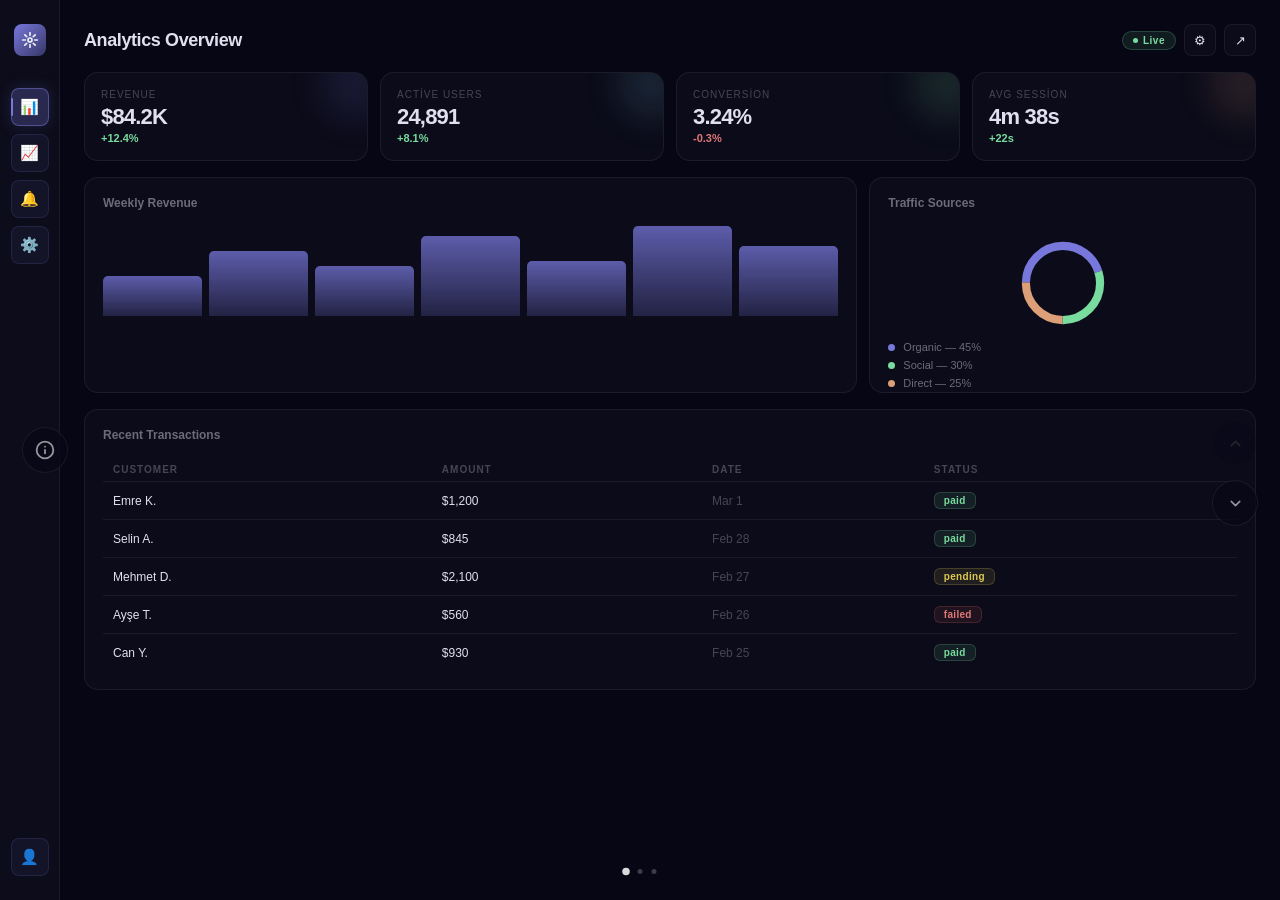
<file: index.html>
<!DOCTYPE html>
<html lang="tr">
<head>
  <meta charset="UTF-8">
  <meta name="viewport" content="width=device-width, initial-scale=1.0, maximum-scale=1.0, user-scalable=no">
  <title>Portfolio Tracker</title>

  <!-- Styles -->
  <link rel="stylesheet" href="css/tokens.css">
  <link rel="stylesheet" href="css/base.css">
  <link rel="stylesheet" href="css/viewport.css">
  <link rel="stylesheet" href="css/hud.css">
  <link rel="stylesheet" href="css/panel.css">
</head>
<body>

<!-- ── Backdrop (mobile) ── -->
<div id="backdrop"></div>

<!-- ── Viewport / Slides ── -->
<div id="viewport">

  <div class="slide active" data-index="0">
    <iframe src="projects/project-1/index.html" title="Cosmic Dashboard" loading="lazy"></iframe>
  </div>

  <div class="slide" data-index="1">
    <iframe src="projects/project-2/index.html" title="Aurora Landing" loading="lazy"></iframe>
  </div>

  <div class="slide" data-index="2">
    <iframe src="projects/project-3/index.html" title="Neon Portfolio" loading="lazy"></iframe>
  </div>

</div>

<!-- ── Info Panel ── -->
<div id="info-panel" role="dialog" aria-label="Proje Bilgisi">
  <div class="panel-accent" id="panel-accent"></div>
  <div class="panel-body">
    <div class="panel-eyebrow">Project</div>
    <div class="panel-name"  id="panel-name">—</div>
    <div class="panel-sep"></div>
    <div class="panel-prompt-label">Prompt</div>
    <div class="panel-prompt" id="panel-prompt">—</div>
    <div class="panel-footer">
      <span class="panel-path"    id="panel-path"></span>
      <span class="panel-counter" id="panel-counter">1 / 3</span>
    </div>
  </div>
</div>

<!-- ── HUD ── -->
<button class="g-btn" id="btn-info" aria-label="Proje bilgisi">
  <div class="icon-wrap">
    <svg class="ic-info" viewBox="0 0 24 24" fill="none" stroke="currentColor"
         stroke-width="2.2" stroke-linecap="round" stroke-linejoin="round">
      <circle cx="12" cy="12" r="10"/>
      <line x1="12" y1="16" x2="12" y2="12"/>
      <line x1="12" y1="8"  x2="12.01" y2="8"/>
    </svg>
    <svg class="ic-close" viewBox="0 0 24 24" fill="none" stroke="currentColor"
         stroke-width="2.2" stroke-linecap="round" stroke-linejoin="round">
      <line x1="18" y1="6"  x2="6"  y2="18"/>
      <line x1="6"  y1="6"  x2="18" y2="18"/>
    </svg>
  </div>
</button>

<button class="g-btn disabled" id="btn-prev" aria-label="Önceki">
  <svg width="17" height="17" viewBox="0 0 24 24" fill="none" stroke="currentColor"
       stroke-width="2.2" stroke-linecap="round" stroke-linejoin="round">
    <polyline points="18 15 12 9 6 15"/>
  </svg>
</button>

<button class="g-btn" id="btn-next" aria-label="Sonraki">
  <svg width="17" height="17" viewBox="0 0 24 24" fill="none" stroke="currentColor"
       stroke-width="2.2" stroke-linecap="round" stroke-linejoin="round">
    <polyline points="6 9 12 15 18 9"/>
  </svg>
</button>

<div id="dots"></div>

<!-- ── Scripts (sıra önemli) ── -->
<script src="js/components/ProjectRegistry.js"></script>
<script src="js/components/SlideManager.js"></script>
<script src="js/components/InfoPanel.js"></script>
<script src="js/components/Navigator.js"></script>
<script src="js/components/TouchSwipe.js"></script>
<script src="js/app.js"></script>

</body>
</html>
</file>
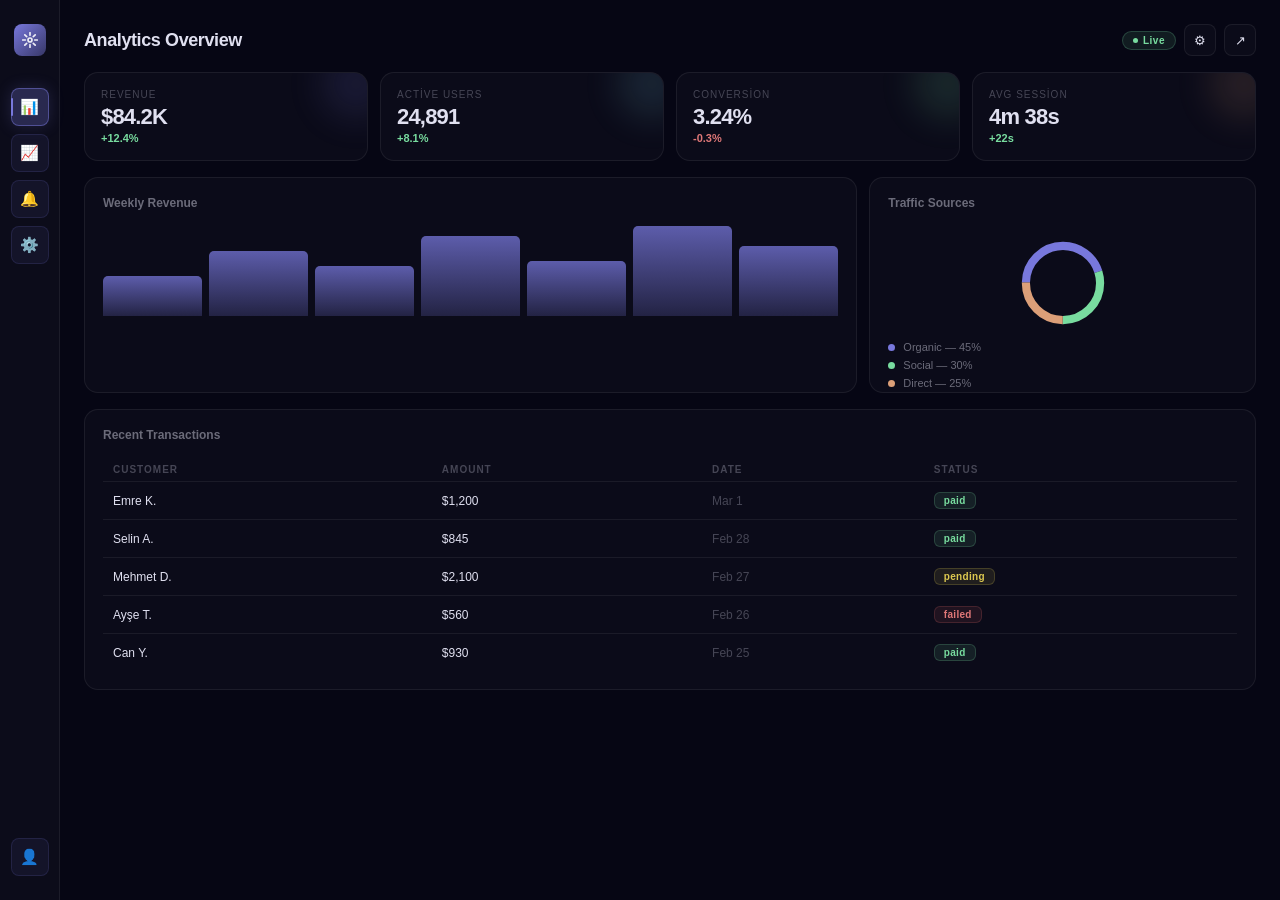
<file: projects/project-1/index.html>
<!DOCTYPE html>
<html lang="tr">
<head>
  <meta charset="UTF-8">
  <meta name="viewport" content="width=device-width, initial-scale=1.0">
  <title>Cosmic Dashboard</title>

  <!-- Styles -->
  <link rel="stylesheet" href="css/tokens.css">
  <link rel="stylesheet" href="css/base.css">
  <link rel="stylesheet" href="css/layout.css">
  <link rel="stylesheet" href="css/components.css">
</head>
<body>

<div class="app">

  <!-- ── Sidebar ── -->
  <aside class="sidebar">
    <div class="sidebar__logo">
      <svg width="16" height="16" viewBox="0 0 24 24" fill="none" stroke="rgba(255,255,255,0.9)" stroke-width="2.5" stroke-linecap="round">
        <circle cx="12" cy="12" r="3"/>
        <path d="M12 1v4M12 19v4M4.22 4.22l2.83 2.83M16.95 16.95l2.83 2.83M1 12h4M19 12h4M4.22 19.78l2.83-2.83M16.95 7.05l2.83-2.83"/>
      </svg>
    </div>
    <nav class="sidebar__nav" id="sidebar-nav"></nav>
    <div class="sidebar__footer">
      <button class="nav-icon" title="Profile" aria-label="Profile">👤</button>
    </div>
  </aside>

  <!-- ── Main ── -->
  <main class="main">

    <!-- Top Bar -->
    <div class="topbar">
      <h1 class="topbar__title">Analytics Overview</h1>
      <div class="topbar__actions">
        <span class="badge-live">Live</span>
        <button class="icon-btn" title="Filter">⚙</button>
        <button class="icon-btn" title="Export">↗</button>
      </div>
    </div>

    <!-- KPI Cards -->
    <div class="grid-kpi" id="kpi-grid"></div>

    <!-- Charts Row -->
    <div class="grid-charts">

      <!-- Bar Chart -->
      <div class="chart-card">
        <div class="chart-card__title">Weekly Revenue</div>
        <div id="bar-chart"></div>
      </div>

      <!-- Donut Chart -->
      <div class="chart-card">
        <div class="chart-card__title">Traffic Sources</div>
        <div class="donut-wrap">
          <svg id="donut-svg" viewBox="0 0 36 36">
            <!-- Background ring -->
            <circle cx="18" cy="18" r="15.9" fill="none"
              stroke="rgba(255,255,255,0.05)" stroke-width="3.5"/>
            <!-- Segments injected by Chart.js -->
          </svg>
          <div class="donut-legend" id="donut-legend"></div>
        </div>
      </div>

    </div>

    <!-- Transactions Table -->
    <div class="data-table-card">
      <div class="chart-card__title">Recent Transactions</div>
      <table class="data-table">
        <thead>
          <tr>
            <th>Customer</th>
            <th>Amount</th>
            <th>Date</th>
            <th>Status</th>
          </tr>
        </thead>
        <tbody id="table-body"></tbody>
      </table>
    </div>

  </main>
</div>

<!-- Scripts -->
<script src="js/data.js"></script>
<script src="js/Chart.js"></script>
<script src="js/app.js"></script>

</body>
</html>
</file>
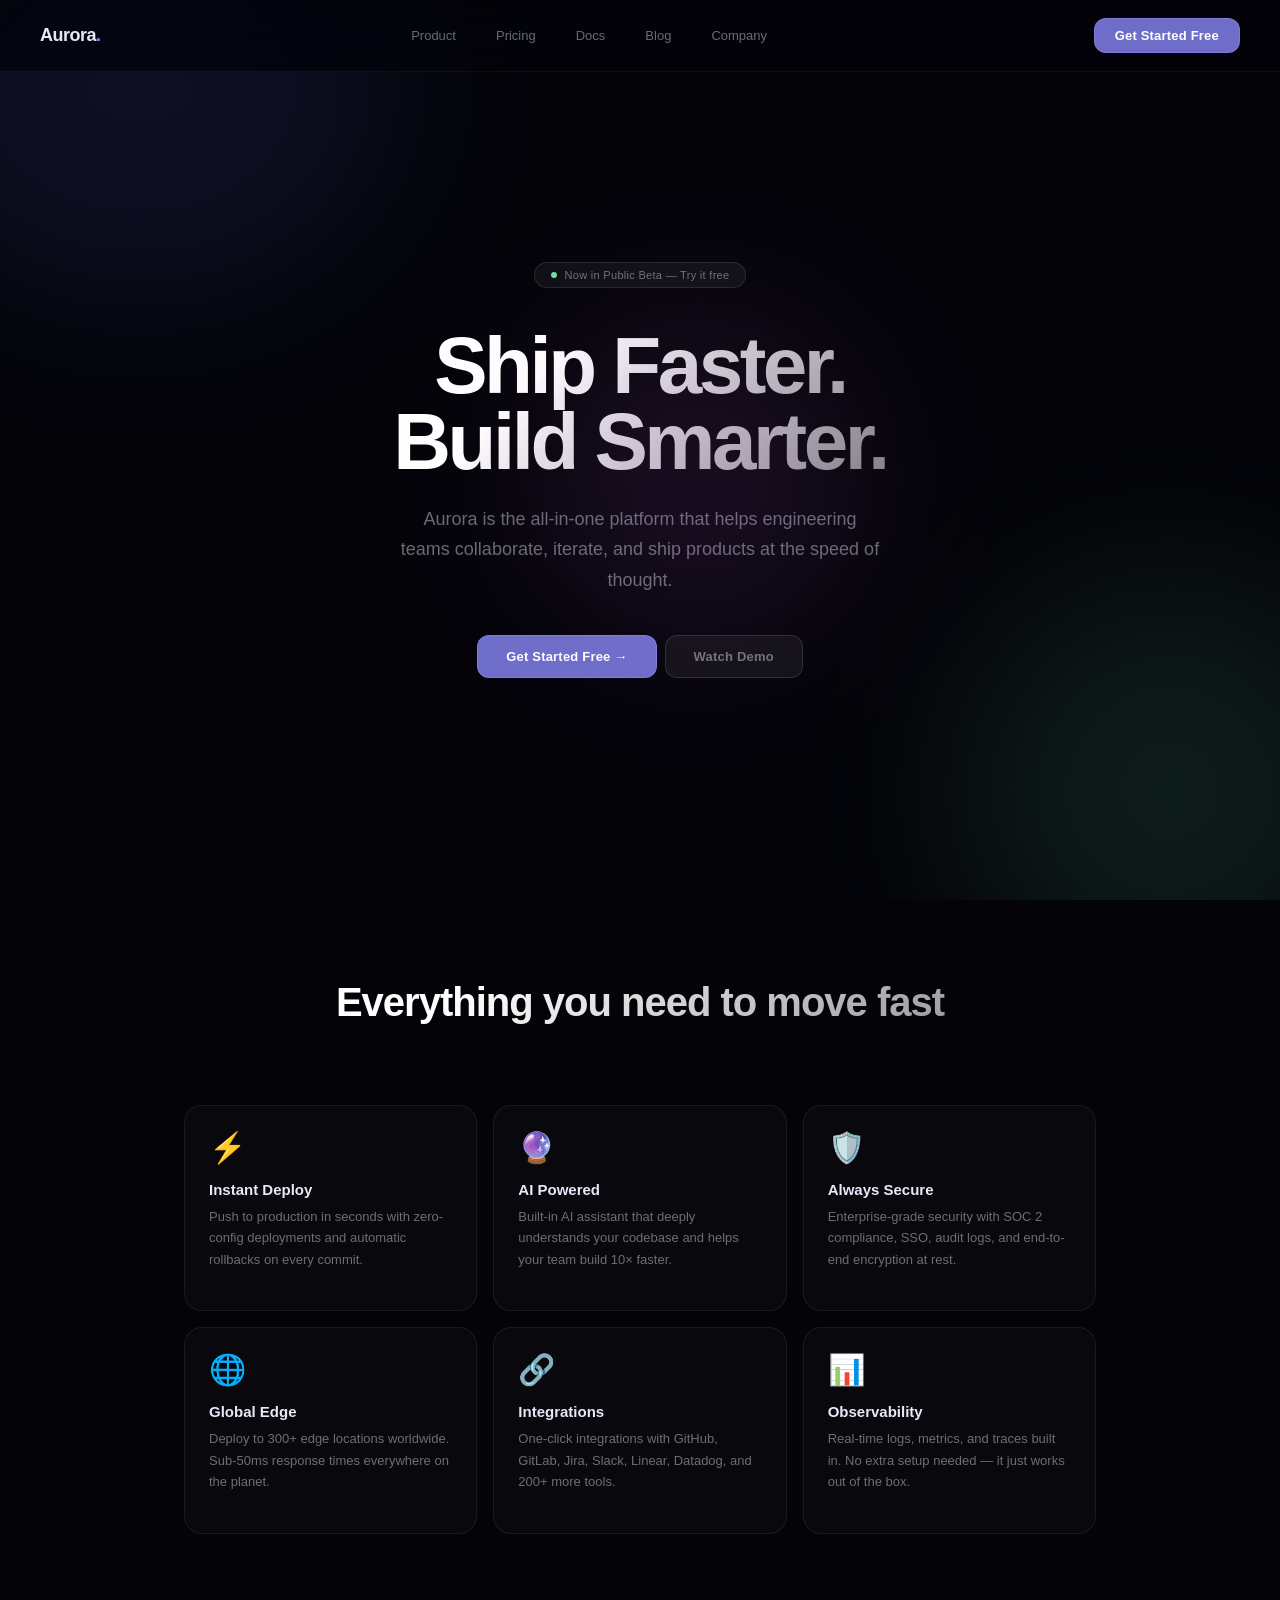
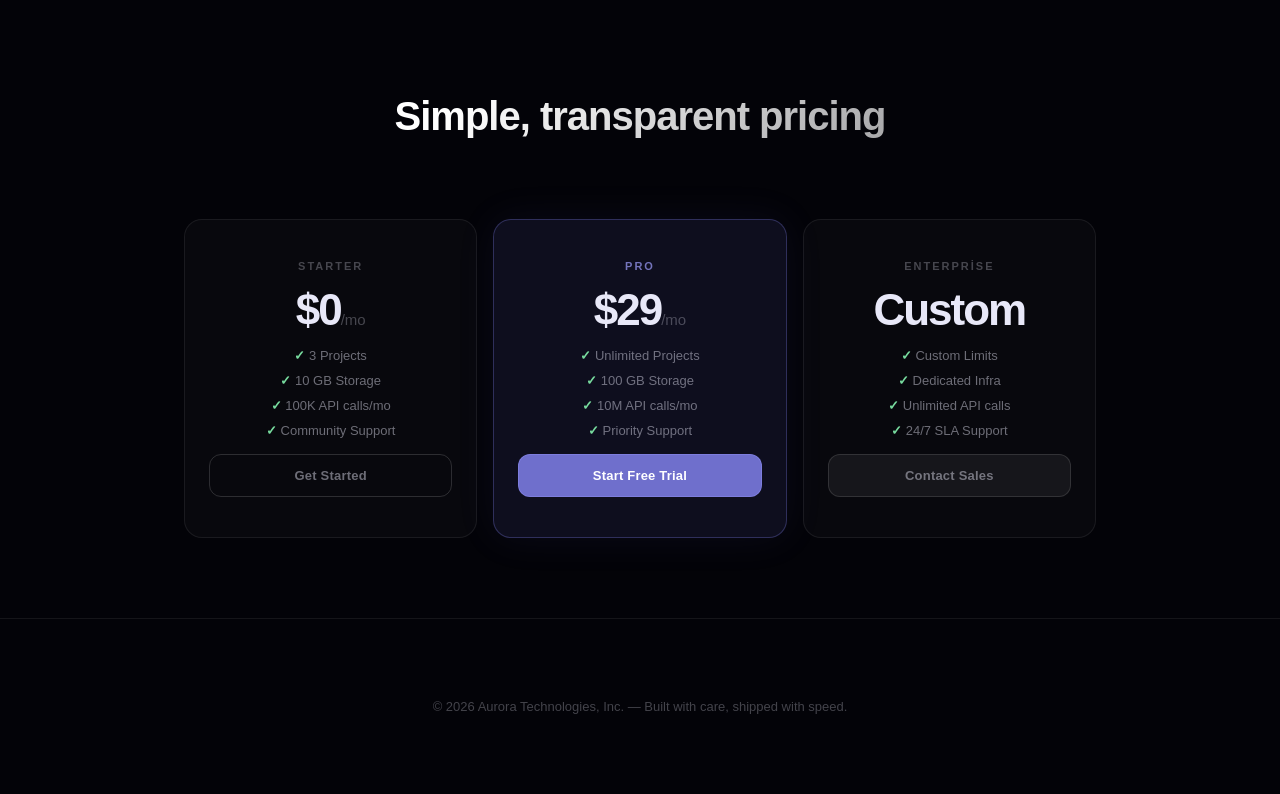
<file: projects/project-2/index.html>
<!DOCTYPE html>
<html lang="tr">
<head>
  <meta charset="UTF-8">
  <meta name="viewport" content="width=device-width, initial-scale=1.0">
  <title>Aurora — Ship Faster. Build Smarter.</title>

  <!-- Styles -->
  <link rel="stylesheet" href="css/tokens.css">
  <link rel="stylesheet" href="css/base.css">
  <link rel="stylesheet" href="css/layout.css">
  <link rel="stylesheet" href="css/components.css">
</head>
<body>

<div class="page">

  <!-- ── Navbar ── -->
  <nav class="navbar">
    <div class="navbar__logo">Aurora<span>.</span></div>
    <div class="navbar__links" id="nav-links">
      <!-- injected by app.js -->
    </div>
    <div class="navbar__cta">
      <button class="btn btn--primary" style="padding:9px 20px;font-size:13px">
        Get Started Free
      </button>
    </div>
  </nav>

  <!-- ── Hero ── -->
  <section class="hero">
    <!-- Ambient blobs -->
    <div class="blob blob--1"></div>
    <div class="blob blob--2"></div>
    <div class="blob blob--3"></div>

    <!-- Content -->
    <div class="badge">
      <span class="badge__dot"></span>
      Now in Public Beta — Try it free
    </div>

    <h1 class="hero__headline text-gradient">
      Ship Faster.<br>Build Smarter.
    </h1>

    <p class="hero__sub">
      Aurora is the all-in-one platform that helps engineering teams collaborate,
      iterate, and ship products at the speed of thought.
    </p>

    <div class="btn-row">
      <button class="btn btn--primary">Get Started Free →</button>
      <button class="btn btn--secondary">Watch Demo</button>
    </div>
  </section>

  <!-- ── Features ── -->
  <section class="section" id="features">
    <div class="container">
      <h2 class="section__title text-gradient">
        Everything you need to move fast
      </h2>
      <div class="feature-grid" id="feature-grid">
        <!-- injected by app.js -->
      </div>
    </div>
  </section>

  <!-- ── Pricing ── -->
  <section class="section" id="pricing">
    <div class="container">
      <h2 class="section__title text-gradient">
        Simple, transparent pricing
      </h2>
      <div class="pricing-grid" id="pricing-grid">
        <!-- injected by app.js -->
      </div>
    </div>
  </section>

  <!-- ── Footer ── -->
  <footer class="footer">
    <p>© 2026 Aurora Technologies, Inc. — Built with care, shipped with speed.</p>
  </footer>

</div>

<!-- Scripts -->
<script src="js/data.js"></script>
<script src="js/app.js"></script>

</body>
</html>
</file>
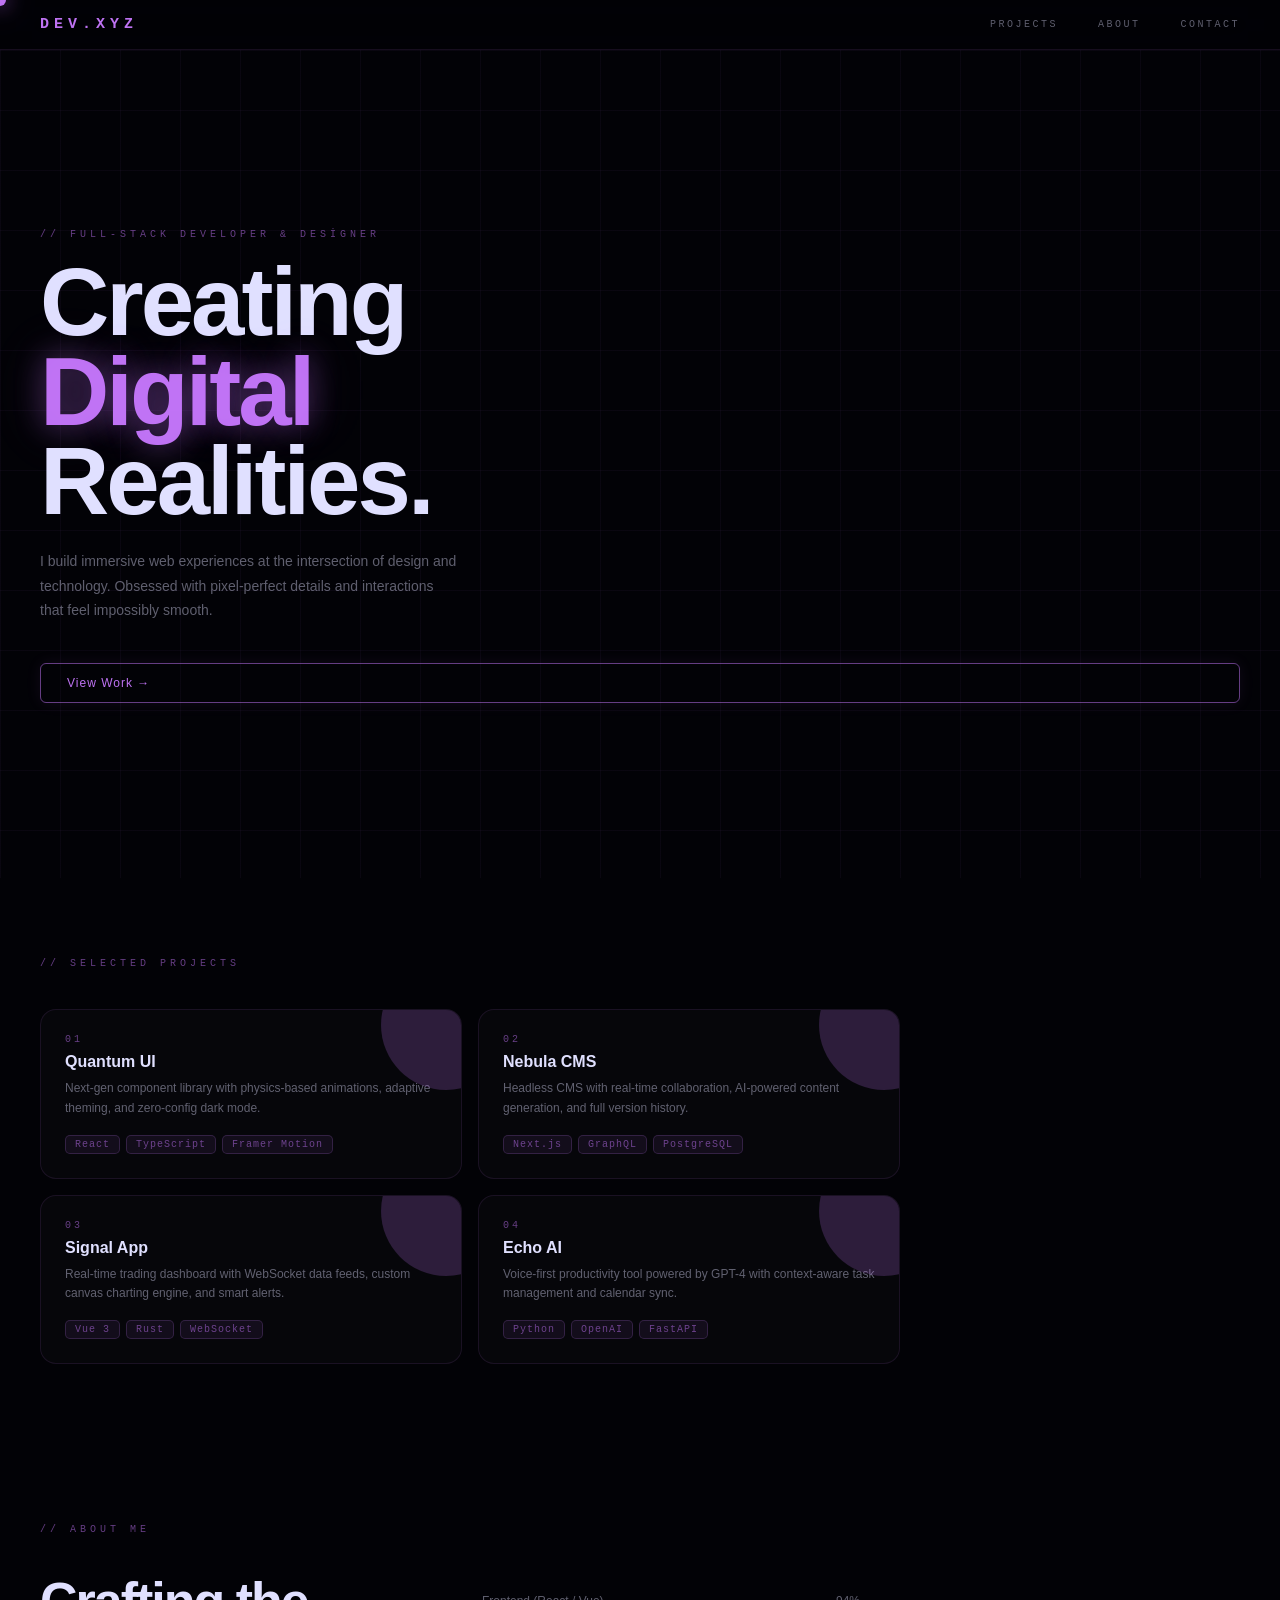
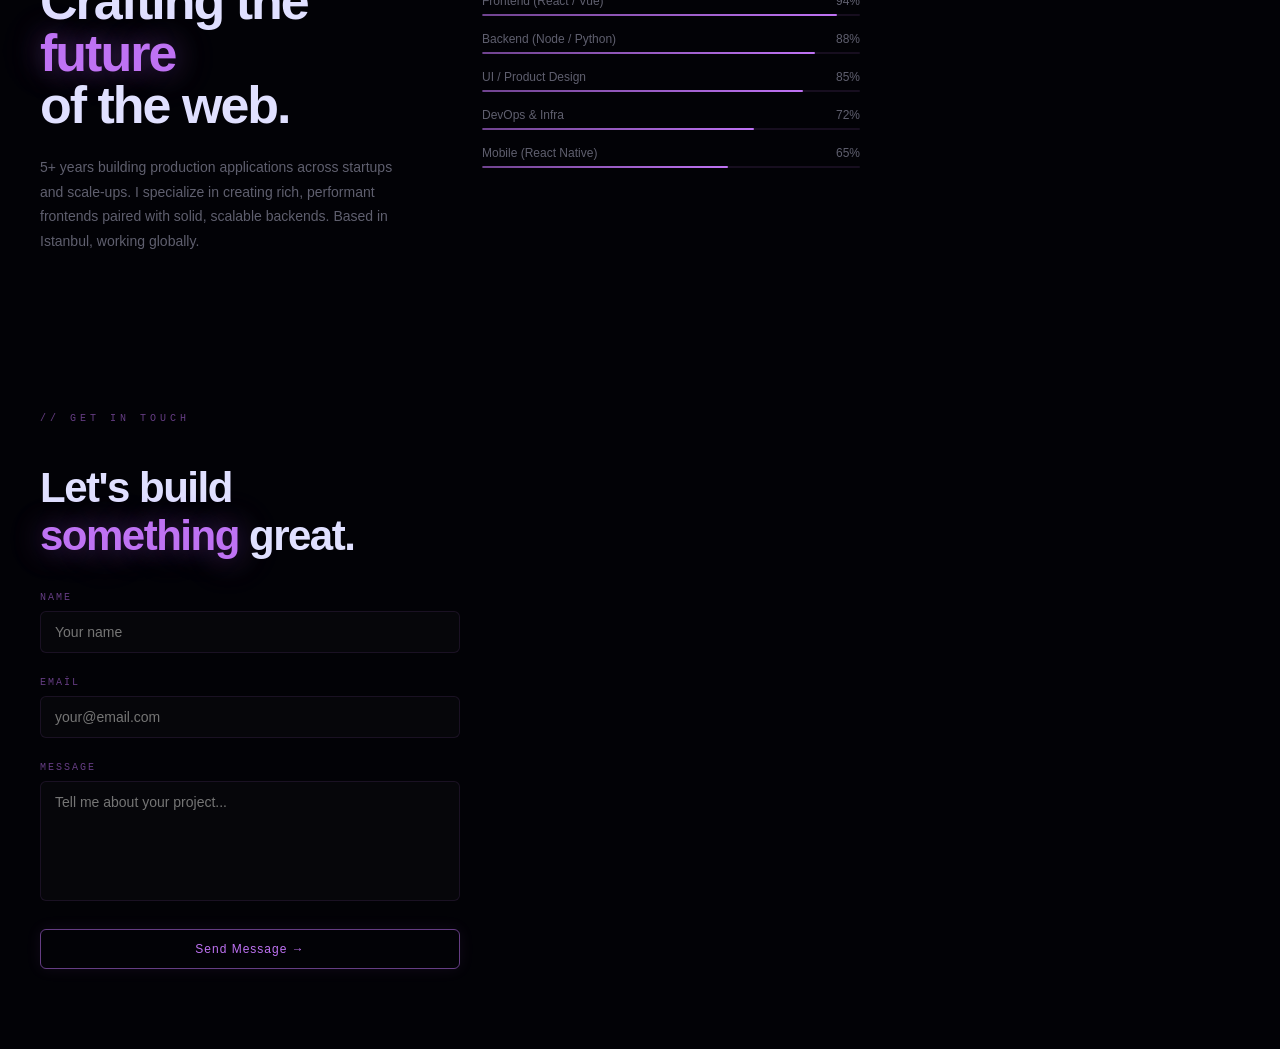
<file: projects/project-3/index.html>
<!DOCTYPE html>
<html lang="tr">
<head>
  <meta charset="UTF-8">
  <meta name="viewport" content="width=device-width, initial-scale=1.0">
  <title>DEV.XYZ — Full-Stack Developer & Designer</title>

  <!-- Styles -->
  <link rel="stylesheet" href="css/tokens.css">
  <link rel="stylesheet" href="css/base.css">
  <link rel="stylesheet" href="css/layout.css">
  <link rel="stylesheet" href="css/components.css">
</head>
<body>

<!-- Custom Cursor -->
<div class="cursor" id="cursor"></div>
<div class="cursor-ring" id="cursor-ring"></div>

<div class="page">

  <!-- ── Navbar ── -->
  <nav class="navbar">
    <div class="navbar__logo">DEV.XYZ</div>
    <div class="navbar__links" id="nav-links">
      <!-- injected by app.js -->
    </div>
  </nav>

  <!-- ── Hero ── -->
  <section class="hero" id="hero">
    <div class="hero__eyebrow">
      <span class="eyebrow">// Full-Stack Developer & Designer</span>
    </div>

    <h1 class="hero__headline">
      Creating<br>
      <span class="neon-text">Digital</span><br>
      Realities.
    </h1>

    <p class="hero__desc">
      I build immersive web experiences at the intersection of design
      and technology. Obsessed with pixel-perfect details and interactions
      that feel impossibly smooth.
    </p>

    <button class="btn-neon">View Work →</button>
  </section>

  <!-- ── Projects ── -->
  <section class="section" id="projects">
    <div class="section__label">// Selected Projects</div>
    <div class="project-grid" id="project-grid">
      <!-- injected by app.js -->
    </div>
  </section>

  <!-- ── About ── -->
  <section class="about" id="about">
    <div>
      <div class="section__label">// About Me</div>
      <h2 style="font-size:clamp(28px,5vw,52px);font-weight:900;letter-spacing:-2px;font-family:var(--font-display);line-height:1;margin-bottom:24px">
        Crafting the<br><span class="neon-text">future</span><br>of the web.
      </h2>
      <p style="font-size:14px;color:var(--color-text-muted);line-height:1.75;max-width:380px;font-family:var(--font-body)">
        5+ years building production applications across startups and scale-ups.
        I specialize in creating rich, performant frontends paired with solid,
        scalable backends. Based in Istanbul, working globally.
      </p>
    </div>
    <div id="skills-list">
      <!-- injected by app.js -->
    </div>
  </section>

  <!-- ── Contact ── -->
  <section class="contact" id="contact">
    <div class="section__label">// Get In Touch</div>
    <h2 style="font-size:clamp(26px,4vw,42px);font-weight:900;letter-spacing:-1.5px;font-family:var(--font-display);margin-bottom:32px">
      Let's build<br><span class="neon-text">something</span> great.
    </h2>

    <div class="form-group">
      <label class="form-label">Name</label>
      <input class="form-input" type="text" placeholder="Your name">
    </div>
    <div class="form-group">
      <label class="form-label">Email</label>
      <input class="form-input" type="email" placeholder="your@email.com">
    </div>
    <div class="form-group">
      <label class="form-label">Message</label>
      <textarea class="form-textarea" placeholder="Tell me about your project..."></textarea>
    </div>
    <button class="btn-neon" style="width:100%;justify-content:center">
      Send Message →
    </button>
  </section>

  <!-- ── Footer ── */
  <footer class="footer">
    <span>© 2026 DEV.XYZ</span>
    <span style="color:var(--neon-mid)">Built with obsession.</span>
  </footer>

</div>

<!-- Scripts -->
<script src="js/data.js"></script>
<script src="js/Cursor.js"></script>
<script src="js/app.js"></script>

</body>
</html>
</file>
<file: css/tokens.css>
/* ============================================
   PORTFOLIO TRACKER — Design Tokens
   css/tokens.css
   ============================================ */

:root {
  --bg:            #07070e;
  --border:        rgba(255, 255, 255, 0.07);
  --border-hi:     rgba(255, 255, 255, 0.15);
  --text:          rgba(255, 255, 255, 0.88);
  --muted:         rgba(255, 255, 255, 0.38);
  --dim:           rgba(255, 255, 255, 0.18);

  --glass-bg:      rgba(8, 8, 20, 0.60);
  --glass-hover:   rgba(20, 20, 40, 0.85);
  --panel-bg:      rgba(6, 6, 16, 0.93);
  --backdrop-bg:   rgba(0, 0, 0, 0.65);

  --panel-w:       320px;

  --ease:          cubic-bezier(0.16, 1, 0.3, 1);
  --dur-fast:      0.18s;
  --dur-base:      0.28s;
  --dur-panel:     0.65s;

  --font-ui: -apple-system, BlinkMacSystemFont, 'Inter', 'Segoe UI', sans-serif;

  --z-slide:    100;
  --z-backdrop: 479;
  --z-panel:    480;
  --z-hud:      500;
  --z-btn-info: 502;
}
</file>
<file: css/base.css>
/* ============================================
   PORTFOLIO TRACKER — Base & Reset
   css/base.css
   ============================================ */

*, *::before, *::after {
  box-sizing: border-box;
  margin: 0;
  padding: 0;
}

html, body {
  width: 100%;
  height: 100%;
  overflow: hidden;
  background: var(--bg);
  color: var(--text);
  font-family: var(--font-ui);
  -webkit-font-smoothing: antialiased;
  user-select: none;
}

button {
  background: none;
  border: none;
  cursor: pointer;
  padding: 0;
  color: inherit;
  font-family: inherit;
}

button:focus-visible {
  outline: 2px solid rgba(255, 255, 255, 0.4);
  outline-offset: 2px;
  border-radius: 50%;
}
</file>
<file: css/viewport.css>
/* ============================================
   PORTFOLIO TRACKER — Viewport & Slides
   css/viewport.css
   ============================================ */

/* ── Viewport ── */
#viewport {
  position: fixed;
  inset: 0;
  overflow: hidden;
  z-index: var(--z-slide);
}

/* ── Slide ── */
.slide {
  position: absolute;
  inset: 0;
  opacity: 0;
  pointer-events: none;
  transform: translateX(100vw);
  transition:
    transform var(--dur-panel) var(--ease),
    opacity   var(--dur-panel) var(--ease);
  will-change: transform, opacity;
  overflow: hidden;
}

.slide.active {
  opacity: 1;
  pointer-events: auto;
  transform: translateX(0);
}

/* ── iframe fill ── */
.slide iframe {
  width: 100%;
  height: 100%;
  border: none;
  display: block;
}
</file>
<file: css/hud.css>
/* ============================================
   PORTFOLIO TRACKER — HUD (Buttons & Dots)
   css/hud.css
   ============================================ */

/* ── Glass Button Base ── */
.g-btn {
  position: fixed;
  width: 46px;
  height: 46px;
  border-radius: 50%;
  background: var(--glass-bg);
  backdrop-filter: blur(24px) saturate(180%);
  -webkit-backdrop-filter: blur(24px) saturate(180%);
  border: 1px solid var(--border);
  display: flex;
  align-items: center;
  justify-content: center;
  pointer-events: auto;
  transition:
    background      var(--dur-base),
    border-color    var(--dur-base),
    transform       var(--dur-fast);
  z-index: var(--z-hud);
}
.g-btn:hover  { background: var(--glass-hover); border-color: var(--border-hi); }
.g-btn:active { transform: scale(0.9); }
.g-btn.disabled { opacity: 0.18; pointer-events: none; }

/* ── Info Button ── */
#btn-info {
  left: 22px;
  top: 50%;
  transform: translateY(-50%);
  z-index: var(--z-btn-info);
}
#btn-info:active { transform: translateY(-50%) scale(0.9); }

/* Icon swap animation */
.icon-wrap { position: relative; width: 20px; height: 20px; }
.icon-wrap svg {
  position: absolute;
  inset: 0;
  width: 100%; height: 100%;
  transition: opacity var(--dur-base), transform var(--dur-panel) var(--ease);
}
#btn-info .ic-info  { opacity: 0.65; transform: scale(1) rotate(0deg); }
#btn-info .ic-close { opacity: 0;    transform: scale(0.5) rotate(-90deg); }

body.panel-open #btn-info .ic-info  { opacity: 0;    transform: scale(0.5) rotate(90deg); }
body.panel-open #btn-info .ic-close { opacity: 0.85; transform: scale(1) rotate(0deg); }

/* ── Nav Arrows (desktop only) ── */
#btn-prev { right: 22px; top: calc(50% - 30px); }
#btn-next { right: 22px; top: calc(50% + 30px); }
#btn-prev svg,
#btn-next svg { width: 17px; height: 17px; opacity: 0.65; }

/* ── Progress Dots ── */
#dots {
  position: fixed;
  bottom: 26px;
  left: 50%;
  transform: translateX(-50%);
  display: flex;
  gap: 9px;
  pointer-events: auto;
  z-index: var(--z-hud);
}
.dot {
  width: 5px; height: 5px;
  border-radius: 50%;
  background: rgba(255, 255, 255, 0.22);
  cursor: pointer;
  transition: background var(--dur-base), transform var(--dur-base);
}
.dot.active {
  background: rgba(255, 255, 255, 0.85);
  transform: scale(1.5);
}

/* ── Mobile overrides ── */
@media (max-width: 768px) {
  #btn-prev, #btn-next { display: none; }

  #btn-info {
    left: 16px;
    top: 20px;
    transform: none;
    width: 42px;
    height: 42px;
  }
  #btn-info:active { transform: scale(0.9); }

  #dots { bottom: 18px; }
}
</file>
<file: css/panel.css>
/* ============================================
   PORTFOLIO TRACKER — Info Panel
   css/panel.css
   ============================================ */

/* ── Panel ── */
#info-panel {
  position: fixed;
  left: 0; top: 0;
  height: 100%;
  width: var(--panel-w);
  background: var(--panel-bg);
  backdrop-filter: blur(48px) saturate(220%);
  -webkit-backdrop-filter: blur(48px) saturate(220%);
  border-right: 1px solid var(--border);
  transform: translateX(-100%);
  transition: transform var(--dur-panel) var(--ease);
  z-index: var(--z-panel);
  display: flex;
  flex-direction: column;
  overflow: hidden;
}
body.panel-open #info-panel { transform: translateX(0); }

/* ── Accent bar ── */
.panel-accent {
  height: 3px;
  background: linear-gradient(90deg, var(--proj-color, #7878c8), transparent);
  transition: background 0.5s;
  flex-shrink: 0;
}

/* ── Body ── */
.panel-body {
  padding: 68px 30px 40px;
  flex: 1;
  overflow-y: auto;
  display: flex;
  flex-direction: column;
}

/* Scrollbar */
.panel-body::-webkit-scrollbar { width: 3px; }
.panel-body::-webkit-scrollbar-thumb {
  background: var(--border-hi);
  border-radius: 3px;
}

/* ── Typography ── */
.panel-eyebrow {
  font-size: 10px;
  font-weight: 700;
  letter-spacing: 2.5px;
  text-transform: uppercase;
  color: var(--muted);
  margin-bottom: 10px;
}
.panel-name {
  font-size: 24px;
  font-weight: 800;
  letter-spacing: -0.8px;
  line-height: 1.15;
  color: var(--text);
  margin-bottom: 28px;
}
.panel-sep {
  width: 36px;
  height: 1px;
  background: var(--border-hi);
  margin-bottom: 24px;
}
.panel-prompt-label {
  font-size: 10px;
  font-weight: 700;
  letter-spacing: 2px;
  text-transform: uppercase;
  color: var(--muted);
  margin-bottom: 12px;
}
.panel-prompt {
  font-size: 13px;
  line-height: 1.75;
  color: rgba(255, 255, 255, 0.5);
  font-style: italic;
}

/* ── Footer ── */
.panel-footer {
  margin-top: auto;
  padding-top: 32px;
  display: flex;
  justify-content: space-between;
  align-items: center;
  font-size: 11px;
  color: var(--muted);
}
.panel-counter {
  font-size: 12px;
  font-weight: 600;
  letter-spacing: 1px;
}
.panel-path {
  font-size: 10px;
  opacity: 0.35;
}

/* ── Backdrop (mobile) ── */
#backdrop {
  position: fixed;
  inset: 0;
  background: var(--backdrop-bg);
  backdrop-filter: blur(6px);
  -webkit-backdrop-filter: blur(6px);
  opacity: 0;
  pointer-events: none;
  transition: opacity 0.4s;
  z-index: var(--z-backdrop);
  display: none;
}

/* ── Mobile overrides ── */
@media (max-width: 768px) {
  #info-panel {
    width: 100%;
    border-right: none;
  }
  .panel-body { padding: 72px 28px 60px; }

  #backdrop { display: block; }
  body.panel-open #backdrop { opacity: 1; pointer-events: auto; }
}
</file>
<file: projects/project-1/css/tokens.css>
/* ============================================
   COSMIC DASHBOARD — Design Tokens
   tokens.css
   ============================================ */

:root {
  /* Color Palette */
  --color-bg:          #060614;
  --color-surface:     rgba(255, 255, 255, 0.025);
  --color-surface-2:   rgba(255, 255, 255, 0.05);
  --color-border:      rgba(255, 255, 255, 0.065);
  --color-border-hi:   rgba(255, 255, 255, 0.14);

  --color-text:        #e0e0f0;
  --color-text-muted:  rgba(224, 224, 240, 0.45);
  --color-text-dim:    rgba(224, 224, 240, 0.28);

  --color-accent-blue:   #7878dc;
  --color-accent-cyan:   #78c8dc;
  --color-accent-green:  #78dc9f;
  --color-accent-orange: #dc9f78;

  --color-status-green:  #78dc9f;
  --color-status-yellow: #dcc850;
  --color-status-red:    #e07878;

  /* Sidebar */
  --sidebar-w: 60px;

  /* Spacing */
  --space-xs:  4px;
  --space-sm:  8px;
  --space-md:  16px;
  --space-lg:  24px;
  --space-xl:  32px;

  /* Radius */
  --radius-sm: 8px;
  --radius-md: 14px;
  --radius-lg: 18px;

  /* Typography */
  --font-ui: -apple-system, BlinkMacSystemFont, 'SF Pro Display', sans-serif;
  --font-mono: 'SF Mono', 'Fira Code', monospace;

  --text-xs:   10px;
  --text-sm:   12px;
  --text-base: 14px;
  --text-lg:   18px;
  --text-xl:   22px;
  --text-2xl:  28px;

  /* Shadows */
  --shadow-glow-blue:   0 0 30px rgba(120, 120, 220, 0.2);
  --shadow-glow-green:  0 0 30px rgba(120, 220, 160, 0.2);
  --shadow-card:        0 4px 24px rgba(0, 0, 0, 0.4);

  /* Transitions */
  --transition-fast:    0.15s ease;
  --transition-base:    0.25s ease;
  --transition-slow:    0.4s ease;
  --ease-spring:        cubic-bezier(0.16, 1, 0.3, 1);
}
</file>
<file: projects/project-1/css/base.css>
/* ============================================
   COSMIC DASHBOARD — Base & Reset
   base.css
   ============================================ */

*, *::before, *::after {
  box-sizing: border-box;
  margin: 0;
  padding: 0;
}

html, body {
  width: 100%;
  height: 100%;
  overflow: hidden;
  background: var(--color-bg);
  color: var(--color-text);
  font-family: var(--font-ui);
  font-size: var(--text-base);
  -webkit-font-smoothing: antialiased;
  -moz-osx-font-smoothing: grayscale;
}

button {
  background: none;
  border: none;
  cursor: pointer;
  padding: 0;
  color: inherit;
  font-family: inherit;
}

a { color: inherit; text-decoration: none; }

/* Scrollbar */
::-webkit-scrollbar { width: 4px; }
::-webkit-scrollbar-track { background: transparent; }
::-webkit-scrollbar-thumb {
  background: var(--color-border-hi);
  border-radius: 4px;
}

/* Utility classes */
.text-muted  { color: var(--color-text-muted); }
.text-dim    { color: var(--color-text-dim); }
.text-green  { color: var(--color-status-green); }
.text-yellow { color: var(--color-status-yellow); }
.text-red    { color: var(--color-status-red); }

.label {
  font-size: var(--text-xs);
  font-weight: 700;
  text-transform: uppercase;
  letter-spacing: 1px;
  color: var(--color-text-dim);
}
</file>
<file: projects/project-1/css/layout.css>
/* ============================================
   COSMIC DASHBOARD — Layout
   layout.css
   ============================================ */

/* Root layout */
.app {
  display: flex;
  height: 100vh;
  width: 100vw;
  overflow: hidden;
}

/* ── Sidebar ── */
.sidebar {
  width: var(--sidebar-w);
  flex-shrink: 0;
  background: var(--color-surface);
  border-right: 1px solid var(--color-border);
  display: flex;
  flex-direction: column;
  align-items: center;
  padding: var(--space-lg) 0;
  gap: var(--space-md);
}

.sidebar__logo {
  width: 32px;
  height: 32px;
  border-radius: var(--radius-sm);
  background: linear-gradient(135deg, var(--color-accent-blue), rgba(120,120,220,0.4));
  display: flex;
  align-items: center;
  justify-content: center;
  margin-bottom: var(--space-md);
}

.sidebar__nav {
  display: flex;
  flex-direction: column;
  gap: var(--space-sm);
  flex: 1;
}

.sidebar__footer {
  margin-top: auto;
}

/* ── Main Content ── */
.main {
  flex: 1;
  overflow-y: auto;
  overflow-x: hidden;
  padding: var(--space-lg) var(--space-lg) var(--space-xl);
  display: flex;
  flex-direction: column;
  gap: var(--space-md);
}

/* ── Top Bar ── */
.topbar {
  display: flex;
  align-items: center;
  justify-content: space-between;
  gap: var(--space-md);
  flex-shrink: 0;
}

.topbar__title {
  font-size: var(--text-lg);
  font-weight: 700;
  letter-spacing: -0.4px;
}

.topbar__actions {
  display: flex;
  align-items: center;
  gap: var(--space-sm);
}

/* ── Grid Layouts ── */
.grid-kpi {
  display: grid;
  grid-template-columns: repeat(4, 1fr);
  gap: 12px;
}

.grid-charts {
  display: grid;
  grid-template-columns: 2fr 1fr;
  gap: 12px;
}

/* ── Responsive ── */
@media (max-width: 900px) {
  .grid-kpi { grid-template-columns: repeat(2, 1fr); }
  .grid-charts { grid-template-columns: 1fr; }
}

@media (max-width: 600px) {
  .sidebar { display: none; }
  .main { padding: var(--space-md); }
  .grid-kpi { grid-template-columns: repeat(2, 1fr); }
}
</file>
<file: projects/project-1/css/components.css>
/* ============================================
   COSMIC DASHBOARD — Components
   components.css
   ============================================ */

/* ── Sidebar Icon Button ── */
.nav-icon {
  width: 38px;
  height: 38px;
  border-radius: var(--radius-sm);
  background: rgba(120, 120, 220, 0.08);
  border: 1px solid rgba(120, 120, 220, 0.15);
  display: flex;
  align-items: center;
  justify-content: center;
  font-size: 15px;
  cursor: pointer;
  transition: background var(--transition-base), border-color var(--transition-base),
              transform var(--transition-fast);
  position: relative;
}
.nav-icon:hover {
  background: rgba(120, 120, 220, 0.18);
  border-color: rgba(120, 120, 220, 0.3);
}
.nav-icon:active { transform: scale(0.92); }
.nav-icon.active {
  background: rgba(120, 120, 220, 0.28);
  border-color: rgba(120, 120, 220, 0.5);
  box-shadow: 0 0 16px rgba(120, 120, 220, 0.2);
}
.nav-icon.active::before {
  content: '';
  position: absolute;
  left: -1px;
  top: 50%;
  transform: translateY(-50%);
  width: 2px;
  height: 18px;
  border-radius: 2px;
  background: var(--color-accent-blue);
}

/* ── Live Badge ── */
.badge-live {
  display: inline-flex;
  align-items: center;
  gap: 5px;
  background: rgba(120, 220, 160, 0.1);
  border: 1px solid rgba(120, 220, 160, 0.22);
  color: var(--color-status-green);
  font-size: var(--text-xs);
  font-weight: 600;
  padding: 3px 10px;
  border-radius: 20px;
  letter-spacing: 0.5px;
}
.badge-live::before {
  content: '';
  width: 5px;
  height: 5px;
  border-radius: 50%;
  background: var(--color-status-green);
  animation: pulse-dot 2s infinite;
}
@keyframes pulse-dot {
  0%, 100% { opacity: 1; box-shadow: 0 0 0 0 rgba(120, 220, 160, 0.4); }
  50%       { opacity: 0.6; box-shadow: 0 0 0 4px rgba(120, 220, 160, 0); }
}

/* ── KPI Card ── */
.kpi-card {
  background: var(--color-surface);
  border: 1px solid var(--color-border);
  border-radius: var(--radius-md);
  padding: var(--space-md);
  position: relative;
  overflow: hidden;
  transition: border-color var(--transition-base), transform var(--transition-fast);
}
.kpi-card:hover {
  border-color: var(--color-border-hi);
  transform: translateY(-2px);
}
.kpi-card::after {
  content: '';
  position: absolute;
  top: -24px; right: -24px;
  width: 70px; height: 70px;
  border-radius: 50%;
  background: var(--kpi-color, var(--color-accent-blue));
  opacity: 0.14;
  filter: blur(18px);
  pointer-events: none;
}
.kpi-card__label {
  font-size: var(--text-xs);
  text-transform: uppercase;
  letter-spacing: 1px;
  color: var(--color-text-dim);
  margin-bottom: 6px;
}
.kpi-card__value {
  font-size: var(--text-xl);
  font-weight: 800;
  letter-spacing: -0.8px;
  line-height: 1;
  margin-bottom: 4px;
}
.kpi-card__delta {
  font-size: 11px;
  font-weight: 600;
  color: var(--color-status-green);
}
.kpi-card__delta.negative { color: var(--color-status-red); }

/* ── Chart Card ── */
.chart-card {
  background: var(--color-surface);
  border: 1px solid var(--color-border);
  border-radius: var(--radius-md);
  padding: 18px;
}
.chart-card__title {
  font-size: var(--text-sm);
  font-weight: 600;
  color: var(--color-text-muted);
  margin-bottom: var(--space-md);
}

/* ── Bar Chart ── */
.bar-chart {
  display: flex;
  align-items: flex-end;
  gap: 7px;
  height: 90px;
}
.bar-chart__bar {
  flex: 1;
  border-radius: 5px 5px 0 0;
  background: linear-gradient(0deg,
    rgba(120, 120, 220, 0.22),
    rgba(120, 120, 220, 0.75)
  );
  transform-origin: bottom;
  animation: bar-grow 0.7s var(--ease-spring) both;
}
@keyframes bar-grow {
  from { transform: scaleY(0); opacity: 0; }
  to   { transform: scaleY(1); opacity: 1; }
}
.bar-chart__bar:hover {
  background: linear-gradient(0deg,
    rgba(120, 120, 220, 0.4),
    rgba(120, 120, 220, 1)
  );
  filter: drop-shadow(0 -4px 8px rgba(120,120,220,0.4));
}

/* ── Donut Chart ── */
.donut-wrap {
  display: flex;
  flex-direction: column;
  align-items: center;
  gap: var(--space-md);
  height: 100%;
  justify-content: center;
}
.donut-wrap svg { width: 84px; height: 84px; }
.donut-legend {
  display: flex;
  flex-direction: column;
  gap: 6px;
  width: 100%;
}
.donut-legend__item {
  display: flex;
  align-items: center;
  gap: 8px;
  font-size: 11px;
  color: var(--color-text-muted);
}
.donut-legend__dot {
  width: 7px;
  height: 7px;
  border-radius: 50%;
  flex-shrink: 0;
}

/* ── Data Table ── */
.data-table-card {
  background: var(--color-surface);
  border: 1px solid var(--color-border);
  border-radius: var(--radius-md);
  padding: 18px;
  overflow: hidden;
}
.data-table {
  width: 100%;
  border-collapse: collapse;
}
.data-table th {
  font-size: var(--text-xs);
  text-transform: uppercase;
  letter-spacing: 1px;
  color: var(--color-text-dim);
  padding: 6px 10px;
  text-align: left;
  font-weight: 600;
}
.data-table td {
  padding: 10px;
  font-size: var(--text-sm);
  border-top: 1px solid var(--color-border);
  transition: background var(--transition-fast);
}
.data-table tr:hover td {
  background: var(--color-surface-2);
}

/* ── Status Badge ── */
.status {
  display: inline-block;
  padding: 2px 9px;
  border-radius: 6px;
  font-size: var(--text-xs);
  font-weight: 600;
  letter-spacing: 0.3px;
}
.status--paid {
  background: rgba(120, 220, 160, 0.1);
  color: var(--color-status-green);
  border: 1px solid rgba(120, 220, 160, 0.2);
}
.status--pending {
  background: rgba(220, 200, 80, 0.1);
  color: var(--color-status-yellow);
  border: 1px solid rgba(220, 200, 80, 0.2);
}
.status--failed {
  background: rgba(220, 100, 100, 0.1);
  color: var(--color-status-red);
  border: 1px solid rgba(220, 100, 100, 0.2);
}

/* ── Icon Button (general) ── */
.icon-btn {
  width: 32px;
  height: 32px;
  border-radius: var(--radius-sm);
  background: var(--color-surface);
  border: 1px solid var(--color-border);
  display: flex;
  align-items: center;
  justify-content: center;
  cursor: pointer;
  font-size: 13px;
  transition: background var(--transition-base);
}
.icon-btn:hover { background: var(--color-surface-2); }
</file>
<file: projects/project-2/css/tokens.css>
/* ============================================
   AURORA LANDING — Design Tokens
   css/tokens.css
   ============================================ */

:root {
  /* Background */
  --color-bg:         #030308;
  --color-surface:    rgba(255, 255, 255, 0.025);
  --color-surface-2:  rgba(255, 255, 255, 0.05);
  --color-border:     rgba(255, 255, 255, 0.07);
  --color-border-hi:  rgba(255, 255, 255, 0.15);

  /* Text */
  --color-text:       #e8e8f8;
  --color-text-muted: rgba(232, 232, 248, 0.45);
  --color-text-dim:   rgba(232, 232, 248, 0.28);

  /* Brand Colors */
  --color-primary:        rgba(120, 120, 220, 0.92);
  --color-primary-hi:     rgba(140, 140, 240, 1);
  --color-primary-glow:   rgba(120, 120, 220, 0.3);

  --color-green:  #78dc9f;
  --color-purple: #c060e0;
  --color-teal:   #60c0a0;

  /* Blob colors */
  --blob-1: #6060e0;
  --blob-2: #60c0a0;
  --blob-3: #c060e0;

  /* Spacing */
  --space-xs:  4px;
  --space-sm:  8px;
  --space-md:  16px;
  --space-lg:  24px;
  --space-xl:  40px;
  --space-2xl: 80px;

  /* Radius */
  --radius-sm:  8px;
  --radius-md:  12px;
  --radius-lg:  18px;
  --radius-xl:  24px;
  --radius-full: 9999px;

  /* Typography */
  --font-display: -apple-system, BlinkMacSystemFont, 'SF Pro Display', sans-serif;
  --font-body:    -apple-system, BlinkMacSystemFont, 'SF Pro Text', sans-serif;

  --text-xs:   11px;
  --text-sm:   13px;
  --text-base: 15px;
  --text-lg:   18px;

  /* Animations */
  --ease-spring: cubic-bezier(0.16, 1, 0.3, 1);
  --dur-fast:  0.18s;
  --dur-base:  0.28s;
  --dur-slow:  0.5s;

  /* Max widths */
  --max-w-section: 960px;
  --max-w-text:    560px;
}
</file>
<file: projects/project-2/css/base.css>
/* ============================================
   AURORA LANDING — Base & Reset
   css/base.css
   ============================================ */

*, *::before, *::after {
  box-sizing: border-box;
  margin: 0;
  padding: 0;
}

html {
  scroll-behavior: smooth;
  -webkit-font-smoothing: antialiased;
}

body {
  background: var(--color-bg);
  color: var(--color-text);
  font-family: var(--font-body);
  font-size: var(--text-base);
  overflow-x: hidden;
}

button {
  font-family: inherit;
  cursor: pointer;
  border: none;
  background: none;
  padding: 0;
  color: inherit;
}

a {
  color: inherit;
  text-decoration: none;
}

/* Scrollbar */
::-webkit-scrollbar { width: 4px; }
::-webkit-scrollbar-track { background: transparent; }
::-webkit-scrollbar-thumb {
  background: rgba(255,255,255,0.12);
  border-radius: 4px;
}

/* Utility */
.container {
  max-width: var(--max-w-section);
  margin: 0 auto;
  padding: 0 var(--space-lg);
}

.text-gradient {
  background: linear-gradient(135deg, #fff 30%, rgba(255,255,255,0.5) 100%);
  -webkit-background-clip: text;
  -webkit-text-fill-color: transparent;
  background-clip: text;
}
</file>
<file: projects/project-2/css/layout.css>
/* ============================================
   AURORA LANDING — Layout
   css/layout.css
   ============================================ */

/* ── Page ── */
.page { overflow-x: hidden; }

/* ── Navbar ── */
.navbar {
  position: fixed;
  top: 0; left: 0; right: 0;
  z-index: 100;
  padding: 18px var(--space-xl);
  display: flex;
  align-items: center;
  justify-content: space-between;
  background: rgba(3, 3, 8, 0.75);
  backdrop-filter: blur(20px) saturate(180%);
  -webkit-backdrop-filter: blur(20px) saturate(180%);
  border-bottom: 1px solid rgba(255,255,255,0.05);
  transition: background var(--dur-slow);
}

.navbar__logo {
  font-size: 18px;
  font-weight: 800;
  letter-spacing: -0.5px;
  font-family: var(--font-display);
}

.navbar__logo span {
  color: var(--color-primary-hi);
}

.navbar__links {
  display: flex;
  gap: var(--space-xl);
  align-items: center;
}

.navbar__link {
  font-size: var(--text-sm);
  color: var(--color-text-muted);
  transition: color var(--dur-base);
  cursor: pointer;
}
.navbar__link:hover { color: var(--color-text); }

.navbar__cta {
  margin-left: var(--space-md);
}

/* ── Hero Section ── */
.hero {
  min-height: 100vh;
  display: flex;
  flex-direction: column;
  align-items: center;
  justify-content: center;
  text-align: center;
  padding: 120px var(--space-lg) var(--space-2xl);
  position: relative;
  overflow: hidden;
}

/* ── Section ── */
.section {
  padding: var(--space-2xl) var(--space-lg);
}

.section__title {
  font-size: clamp(26px, 4vw, 40px);
  font-weight: 800;
  letter-spacing: -1px;
  text-align: center;
  margin-bottom: var(--space-2xl);
  font-family: var(--font-display);
}

/* ── Feature Grid ── */
.feature-grid {
  display: grid;
  grid-template-columns: repeat(3, 1fr);
  gap: var(--space-md);
  max-width: var(--max-w-section);
  margin: 0 auto;
}

/* ── Pricing Grid ── */
.pricing-grid {
  display: grid;
  grid-template-columns: repeat(3, 1fr);
  gap: var(--space-md);
  max-width: var(--max-w-section);
  margin: 0 auto;
}

/* ── Footer ── */
.footer {
  text-align: center;
  padding: var(--space-2xl) var(--space-lg);
  font-size: var(--text-sm);
  color: var(--color-text-dim);
  border-top: 1px solid var(--color-border);
}

/* ── Responsive ── */
@media (max-width: 768px) {
  .navbar__links { display: none; }
  .feature-grid  { grid-template-columns: 1fr; }
  .pricing-grid  { grid-template-columns: 1fr; }
}
</file>
<file: projects/project-2/css/components.css>
/* ============================================
   AURORA LANDING — Components
   css/components.css
   ============================================ */

/* ── Ambient Blobs ── */
.blob {
  position: absolute;
  border-radius: 50%;
  filter: blur(90px);
  opacity: 0.13;
  pointer-events: none;
  animation-timing-function: ease-in-out;
  animation-direction: alternate;
  animation-iteration-count: infinite;
}
.blob--1 {
  width: 520px; height: 420px;
  background: var(--blob-1);
  top: -120px; left: -120px;
  animation: blob-1 9s infinite alternate;
}
.blob--2 {
  width: 420px; height: 420px;
  background: var(--blob-2);
  bottom: -100px; right: -100px;
  animation: blob-2 10s infinite alternate;
}
.blob--3 {
  width: 320px; height: 320px;
  background: var(--blob-3);
  top: 35%; left: 42%;
  animation: blob-3 8s infinite alternate;
}
@keyframes blob-1 { to { transform: translate(50px, 70px) scale(1.12); } }
@keyframes blob-2 { to { transform: translate(-60px, -50px) scale(1.18); } }
@keyframes blob-3 { to { transform: translate(40px, -60px) scale(0.88); } }

/* ── Status Badge ── */
.badge {
  display: inline-flex;
  align-items: center;
  gap: 8px;
  background: rgba(255,255,255,0.05);
  border: 1px solid rgba(255,255,255,0.1);
  border-radius: var(--radius-full);
  padding: 6px 16px;
  font-size: var(--text-xs);
  color: var(--color-text-muted);
  margin-bottom: var(--space-xl);
  letter-spacing: 0.3px;
}
.badge__dot {
  width: 6px; height: 6px;
  border-radius: 50%;
  background: var(--color-green);
  animation: dot-pulse 2s infinite;
}
@keyframes dot-pulse {
  0%,100% { opacity: 1; }
  50%      { opacity: 0.3; }
}

/* ── Hero Headline ── */
.hero__headline {
  font-size: clamp(40px, 7.5vw, 80px);
  font-weight: 900;
  letter-spacing: -3.5px;
  line-height: 0.95;
  margin-bottom: var(--space-lg);
  font-family: var(--font-display);
  max-width: 700px;
}

.hero__sub {
  font-size: clamp(var(--text-base), 2vw, var(--text-lg));
  color: var(--color-text-muted);
  max-width: 480px;
  line-height: 1.7;
  margin-bottom: var(--space-xl);
}

/* ── CTA Buttons ── */
.btn-row {
  display: flex;
  gap: var(--space-sm);
  flex-wrap: wrap;
  justify-content: center;
  align-items: center;
}

.btn {
  padding: 13px 28px;
  border-radius: var(--radius-md);
  font-size: var(--text-sm);
  font-weight: 600;
  cursor: pointer;
  transition: transform var(--dur-fast), background var(--dur-base),
              box-shadow var(--dur-base);
  letter-spacing: 0.2px;
}
.btn:active { transform: scale(0.96); }

.btn--primary {
  background: var(--color-primary);
  border: 1px solid rgba(140, 140, 240, 0.5);
  color: #fff;
}
.btn--primary:hover {
  background: var(--color-primary-hi);
  box-shadow: 0 8px 32px var(--color-primary-glow);
  transform: translateY(-1px);
}

.btn--secondary {
  background: rgba(255,255,255,0.06);
  border: 1px solid rgba(255,255,255,0.12);
  color: var(--color-text-muted);
}
.btn--secondary:hover {
  background: rgba(255,255,255,0.1);
  color: var(--color-text);
}

.btn--outline {
  background: transparent;
  border: 1px solid var(--color-border-hi);
  color: var(--color-text-muted);
}
.btn--outline:hover {
  border-color: rgba(255,255,255,0.3);
  color: var(--color-text);
}

.btn--full { width: 100%; justify-content: center; }

/* ── Feature Card ── */
.feature-card {
  background: var(--color-surface);
  border: 1px solid var(--color-border);
  border-radius: var(--radius-lg);
  padding: var(--space-lg) var(--space-lg) var(--space-xl);
  transition: border-color var(--dur-base), transform var(--dur-base);
}
.feature-card:hover {
  border-color: var(--color-border-hi);
  transform: translateY(-3px);
}
.feature-card__icon { font-size: 30px; margin-bottom: var(--space-md); }
.feature-card__title {
  font-size: var(--text-base);
  font-weight: 700;
  margin-bottom: var(--space-sm);
}
.feature-card__desc {
  font-size: var(--text-sm);
  color: var(--color-text-muted);
  line-height: 1.65;
}

/* ── Pricing Card ── */
.pricing-card {
  background: var(--color-surface);
  border: 1px solid var(--color-border);
  border-radius: var(--radius-lg);
  padding: var(--space-xl) var(--space-lg);
  text-align: center;
  display: flex;
  flex-direction: column;
  gap: var(--space-md);
  transition: transform var(--dur-base), box-shadow var(--dur-base);
}
.pricing-card:hover {
  transform: translateY(-4px);
}
.pricing-card--featured {
  background: rgba(120, 120, 220, 0.1);
  border-color: rgba(120, 120, 220, 0.32);
  box-shadow: 0 0 40px rgba(120, 120, 220, 0.08);
}
.pricing-card__badge {
  font-size: var(--text-xs);
  font-weight: 700;
  text-transform: uppercase;
  letter-spacing: 2px;
  color: var(--color-text-dim);
}
.pricing-card--featured .pricing-card__badge {
  color: rgba(160, 160, 255, 0.7);
}
.pricing-card__price {
  font-size: 44px;
  font-weight: 900;
  letter-spacing: -2px;
  font-family: var(--font-display);
  line-height: 1;
}
.pricing-card__price span {
  font-size: var(--text-base);
  font-weight: 400;
  color: var(--color-text-dim);
  letter-spacing: 0;
}
.pricing-card__features {
  list-style: none;
  display: flex;
  flex-direction: column;
  gap: 10px;
  flex: 1;
}
.pricing-card__features li {
  font-size: var(--text-sm);
  color: var(--color-text-muted);
}
.pricing-card__features li::before {
  content: '✓  ';
  color: var(--color-green);
  font-weight: 700;
}
</file>
<file: projects/project-3/css/tokens.css>
/* ============================================
   NEON PORTFOLIO — Design Tokens
   css/tokens.css
   ============================================ */

:root {
  /* Colors */
  --color-bg:         #020206;
  --color-surface:    rgba(255, 255, 255, 0.02);
  --color-surface-2:  rgba(255, 255, 255, 0.04);
  --color-border:     rgba(200, 120, 255, 0.1);
  --color-border-hi:  rgba(200, 120, 255, 0.3);

  --color-text:       #e0e0ff;
  --color-text-muted: rgba(224, 224, 255, 0.42);
  --color-text-dim:   rgba(224, 224, 255, 0.25);

  /* Neon accent */
  --neon:             rgba(200, 120, 255, 0.95);
  --neon-mid:         rgba(200, 120, 255, 0.5);
  --neon-dim:         rgba(200, 120, 255, 0.2);
  --neon-glow-sm:     0 0 12px rgba(200, 120, 255, 0.5),
                      0 0 24px rgba(200, 120, 255, 0.2);
  --neon-glow-md:     0 0 20px rgba(200, 120, 255, 0.7),
                      0 0 40px rgba(200, 120, 255, 0.3);
  --neon-text-glow:   0 0 30px rgba(200, 120, 255, 0.4),
                      0 0 60px rgba(200, 120, 255, 0.2);

  /* Grid */
  --grid-color:  rgba(200, 120, 255, 0.04);
  --grid-size:   60px;

  /* Spacing */
  --space-xs:   4px;
  --space-sm:   8px;
  --space-md:   16px;
  --space-lg:   24px;
  --space-xl:   40px;
  --space-2xl:  64px;
  --space-3xl:  80px;

  /* Radius */
  --radius-sm:  6px;
  --radius-md:  12px;
  --radius-lg:  16px;

  /* Typography */
  --font-display: -apple-system, BlinkMacSystemFont, 'SF Pro Display', sans-serif;
  --font-mono:    'Courier New', 'Fira Code', Courier, monospace;
  --font-body:    -apple-system, BlinkMacSystemFont, sans-serif;

  --text-xs:    10px;
  --text-sm:    12px;
  --text-base:  14px;
  --text-lg:    16px;

  /* Cursor */
  --cursor-size: 12px;
  --ring-size:   36px;

  /* Animation */
  --ease-spring: cubic-bezier(0.16, 1, 0.3, 1);
  --dur-fast:    0.15s;
  --dur-base:    0.3s;
  --dur-slow:    0.5s;
}
</file>
<file: projects/project-3/css/base.css>
/* ============================================
   NEON PORTFOLIO — Base & Reset
   css/base.css
   ============================================ */

*, *::before, *::after {
  box-sizing: border-box;
  margin: 0;
  padding: 0;
}

html {
  scroll-behavior: smooth;
  -webkit-font-smoothing: antialiased;
}

body {
  background: var(--color-bg);
  color: var(--color-text);
  font-family: var(--font-mono);
  font-size: var(--text-base);
  overflow-x: hidden;
  cursor: none; /* custom cursor active */
}

button {
  background: none;
  border: none;
  cursor: none;
  padding: 0;
  color: inherit;
  font-family: inherit;
}

a {
  color: inherit;
  text-decoration: none;
  cursor: none;
}

/* Scrollbar */
::-webkit-scrollbar { width: 3px; }
::-webkit-scrollbar-track { background: transparent; }
::-webkit-scrollbar-thumb {
  background: var(--neon-dim);
  border-radius: 3px;
}

/* Highlight neon text */
.neon-text {
  color: var(--neon);
  text-shadow: var(--neon-text-glow);
}

/* Tag label */
.eyebrow {
  font-size: var(--text-xs);
  letter-spacing: 4px;
  color: var(--neon-mid);
  text-transform: uppercase;
}
</file>
<file: projects/project-3/css/layout.css>
/* ============================================
   NEON PORTFOLIO — Layout
   css/layout.css
   ============================================ */

/* ── Page ── */
.page { overflow-x: hidden; }

/* ── Navbar ── */
.navbar {
  position: sticky;
  top: 0;
  z-index: 50;
  background: rgba(2, 2, 6, 0.88);
  backdrop-filter: blur(24px) saturate(180%);
  -webkit-backdrop-filter: blur(24px) saturate(180%);
  border-bottom: 1px solid var(--color-border);
  padding: 16px var(--space-xl);
  display: flex;
  justify-content: space-between;
  align-items: center;
}

.navbar__logo {
  font-size: 15px;
  font-weight: 700;
  color: var(--neon);
  letter-spacing: 5px;
  text-transform: uppercase;
  font-family: var(--font-mono);
}

.navbar__links {
  display: flex;
  gap: var(--space-xl);
}

/* ── Hero ── */
.hero {
  min-height: 92vh;
  display: flex;
  flex-direction: column;
  justify-content: center;
  padding: var(--space-3xl) var(--space-xl);
  position: relative;
  overflow: hidden;
}

/* Background grid */
.hero::before {
  content: '';
  position: absolute;
  inset: 0;
  background-image:
    linear-gradient(var(--grid-color) 1px, transparent 1px),
    linear-gradient(90deg, var(--grid-color) 1px, transparent 1px);
  background-size: var(--grid-size) var(--grid-size);
  pointer-events: none;
}

/* ── Section ── */
.section {
  padding: var(--space-3xl) var(--space-xl);
}

.section__label {
  font-size: var(--text-xs);
  letter-spacing: 4px;
  color: var(--neon-mid);
  text-transform: uppercase;
  margin-bottom: var(--space-xl);
}

/* ── Project Grid ── */
.project-grid {
  display: grid;
  grid-template-columns: repeat(2, 1fr);
  gap: var(--space-md);
  max-width: 860px;
}

/* ── About ── */
.about {
  padding: var(--space-3xl) var(--space-xl);
  display: grid;
  grid-template-columns: 1fr 1fr;
  gap: var(--space-2xl);
  align-items: center;
  max-width: 900px;
}

/* ── Contact ── */
.contact {
  padding: var(--space-3xl) var(--space-xl);
  max-width: 500px;
}

/* ── Footer ── */
.footer {
  padding: var(--space-xl);
  border-top: 1px solid var(--color-border);
  display: flex;
  justify-content: space-between;
  align-items: center;
  font-size: var(--text-sm);
  color: var(--color-text-dim);
}

/* ── Responsive ── */
@media (max-width: 680px) {
  .navbar { padding: 14px var(--space-lg); }
  .navbar__links { display: none; }
  .hero { padding: var(--space-2xl) var(--space-lg); }
  .project-grid { grid-template-columns: 1fr; }
  .about { grid-template-columns: 1fr; }
  .section { padding: var(--space-2xl) var(--space-lg); }
}
</file>
<file: projects/project-3/css/components.css>
/* ============================================
   NEON PORTFOLIO — Components
   css/components.css
   ============================================ */

/* ── Custom Cursor ── */
.cursor {
  position: fixed;
  width: var(--cursor-size);
  height: var(--cursor-size);
  border-radius: 50%;
  background: var(--neon);
  box-shadow: var(--neon-glow-md);
  pointer-events: none;
  transform: translate(-50%, -50%);
  transition: width 0.18s, height 0.18s, opacity 0.18s;
  z-index: 9999;
  mix-blend-mode: screen;
}
.cursor-ring {
  position: fixed;
  width: var(--ring-size);
  height: var(--ring-size);
  border-radius: 50%;
  border: 1px solid rgba(200, 120, 255, 0.45);
  pointer-events: none;
  transform: translate(-50%, -50%);
  z-index: 9998;
  transition: width 0.22s, height 0.22s;
}

/* Cursor hover state — applied via JS */
body.cursor-hover .cursor {
  width: 20px;
  height: 20px;
  opacity: 0.7;
}
body.cursor-hover .cursor-ring {
  width: 52px;
  height: 52px;
}

/* ── Navbar Link ── */
.nav-link {
  font-size: var(--text-xs);
  letter-spacing: 2.5px;
  color: var(--color-text-muted);
  text-transform: uppercase;
  transition: color var(--dur-base);
  font-family: var(--font-mono);
}
.nav-link:hover { color: var(--neon); }

/* ── Hero Headline ── */
.hero__headline {
  font-size: clamp(44px, 9vw, 96px);
  font-weight: 900;
  letter-spacing: -3px;
  line-height: 0.93;
  font-family: var(--font-display);
  margin-bottom: var(--space-lg);
  position: relative;
  z-index: 1;
}

.hero__eyebrow {
  margin-bottom: var(--space-md);
  position: relative;
  z-index: 1;
}

.hero__desc {
  font-size: var(--text-base);
  max-width: 420px;
  color: var(--color-text-muted);
  line-height: 1.75;
  margin-bottom: var(--space-xl);
  font-family: var(--font-body);
  position: relative;
  z-index: 1;
}

/* ── CTA Button ── */
.btn-neon {
  display: inline-flex;
  align-items: center;
  gap: 10px;
  padding: 12px 26px;
  border-radius: var(--radius-sm);
  background: transparent;
  border: 1px solid var(--neon-mid);
  color: var(--neon);
  font-size: var(--text-sm);
  font-family: var(--font-body);
  letter-spacing: 1px;
  cursor: none;
  transition: background var(--dur-base), box-shadow var(--dur-base),
              transform var(--dur-fast);
  box-shadow: 0 0 16px rgba(200, 120, 255, 0.08);
  position: relative;
  z-index: 1;
}
.btn-neon:hover {
  background: rgba(200, 120, 255, 0.1);
  box-shadow: var(--neon-glow-sm);
  transform: translateY(-1px);
}
.btn-neon:active { transform: scale(0.96); }

/* ── Project Card ── */
.project-card {
  background: var(--color-surface);
  border: 1px solid var(--color-border);
  border-radius: var(--radius-lg);
  padding: var(--space-lg);
  cursor: none;
  transition: border-color var(--dur-base), transform var(--dur-base),
              box-shadow var(--dur-base);
  position: relative;
  overflow: hidden;
}
.project-card::before {
  content: '';
  position: absolute;
  top: -50px; right: -50px;
  width: 130px; height: 130px;
  border-radius: 50%;
  background: var(--neon-dim);
  transition: transform var(--dur-slow), opacity var(--dur-base);
  pointer-events: none;
}
.project-card:hover {
  border-color: var(--color-border-hi);
  transform: translateY(-4px);
  box-shadow: 0 20px 48px rgba(200, 120, 255, 0.1);
}
.project-card:hover::before {
  transform: scale(1.6);
  opacity: 0.8;
}

.project-card__num {
  font-size: var(--text-xs);
  letter-spacing: 3px;
  color: var(--neon-mid);
  margin-bottom: var(--space-sm);
  font-family: var(--font-mono);
}
.project-card__title {
  font-size: var(--text-lg);
  font-weight: 700;
  font-family: var(--font-display);
  margin-bottom: var(--space-sm);
}
.project-card__desc {
  font-size: var(--text-sm);
  color: var(--color-text-muted);
  line-height: 1.65;
  font-family: var(--font-body);
}
.project-card__tags {
  display: flex;
  flex-wrap: wrap;
  gap: 6px;
  margin-top: var(--space-md);
}

/* ── Tag Chip ── */
.tag {
  font-size: var(--text-xs);
  padding: 3px 9px;
  border-radius: 5px;
  background: rgba(200, 120, 255, 0.07);
  border: 1px solid rgba(200, 120, 255, 0.18);
  color: var(--neon-mid);
  letter-spacing: 1px;
  font-family: var(--font-mono);
}

/* ── Skill Bar ── */
.skill-item {
  margin-bottom: var(--space-md);
}
.skill-item__label {
  display: flex;
  justify-content: space-between;
  font-size: var(--text-sm);
  color: var(--color-text-muted);
  margin-bottom: 6px;
  font-family: var(--font-body);
}
.skill-item__track {
  height: 2px;
  background: rgba(200, 120, 255, 0.1);
  border-radius: 2px;
  overflow: hidden;
}
.skill-item__fill {
  height: 100%;
  background: linear-gradient(90deg, var(--neon-mid), var(--neon));
  border-radius: 2px;
  transform-origin: left;
  animation: skill-fill 1s var(--ease-spring) both;
}
@keyframes skill-fill {
  from { transform: scaleX(0); }
  to   { transform: scaleX(1); }
}

/* ── Contact Form ── */
.form-group {
  margin-bottom: var(--space-lg);
}
.form-label {
  display: block;
  font-size: var(--text-xs);
  letter-spacing: 2px;
  color: var(--neon-mid);
  text-transform: uppercase;
  margin-bottom: 8px;
  font-family: var(--font-mono);
}
.form-input,
.form-textarea {
  width: 100%;
  background: var(--color-surface);
  border: 1px solid var(--color-border);
  border-radius: var(--radius-sm);
  padding: 12px 14px;
  color: var(--color-text);
  font-family: var(--font-body);
  font-size: var(--text-base);
  outline: none;
  transition: border-color var(--dur-base), box-shadow var(--dur-base);
  resize: none;
}
.form-input:focus,
.form-textarea:focus {
  border-color: var(--neon-mid);
  box-shadow: 0 0 16px rgba(200, 120, 255, 0.1);
}
.form-textarea { height: 120px; }
</file>
